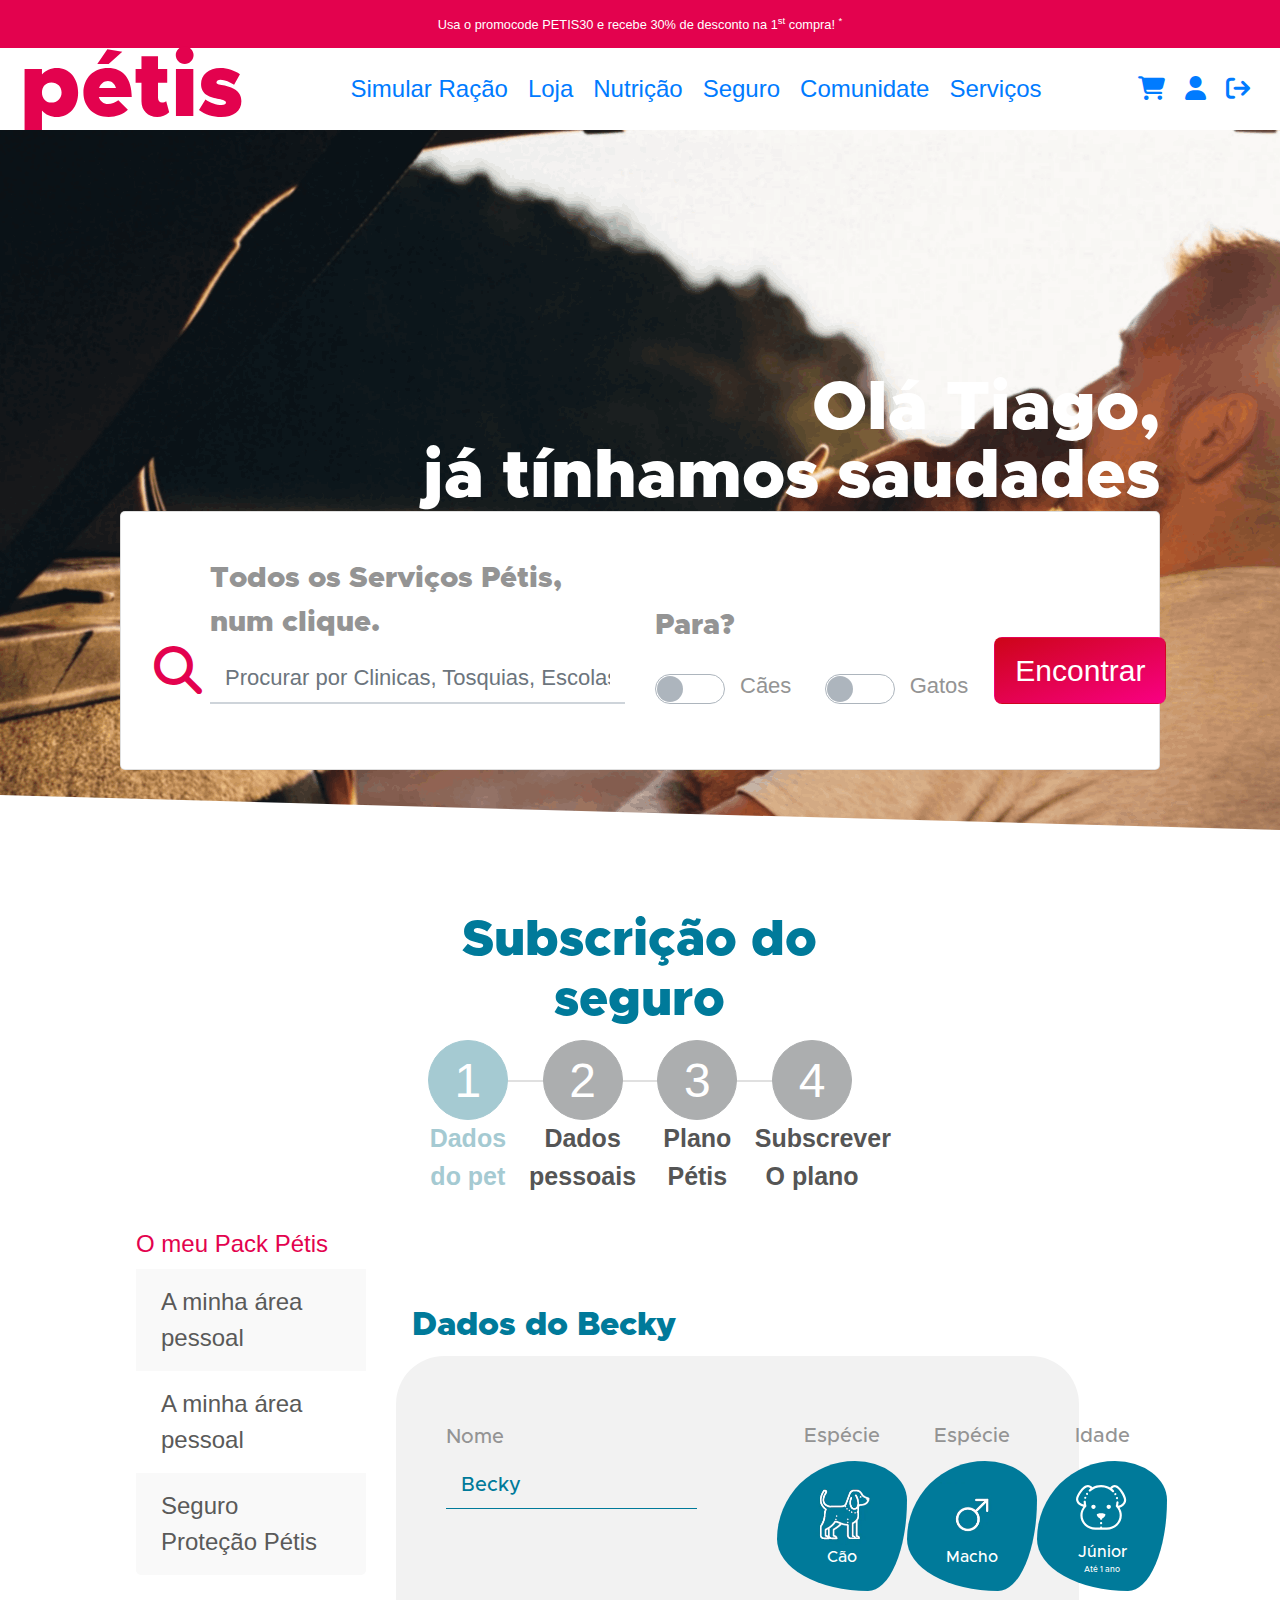
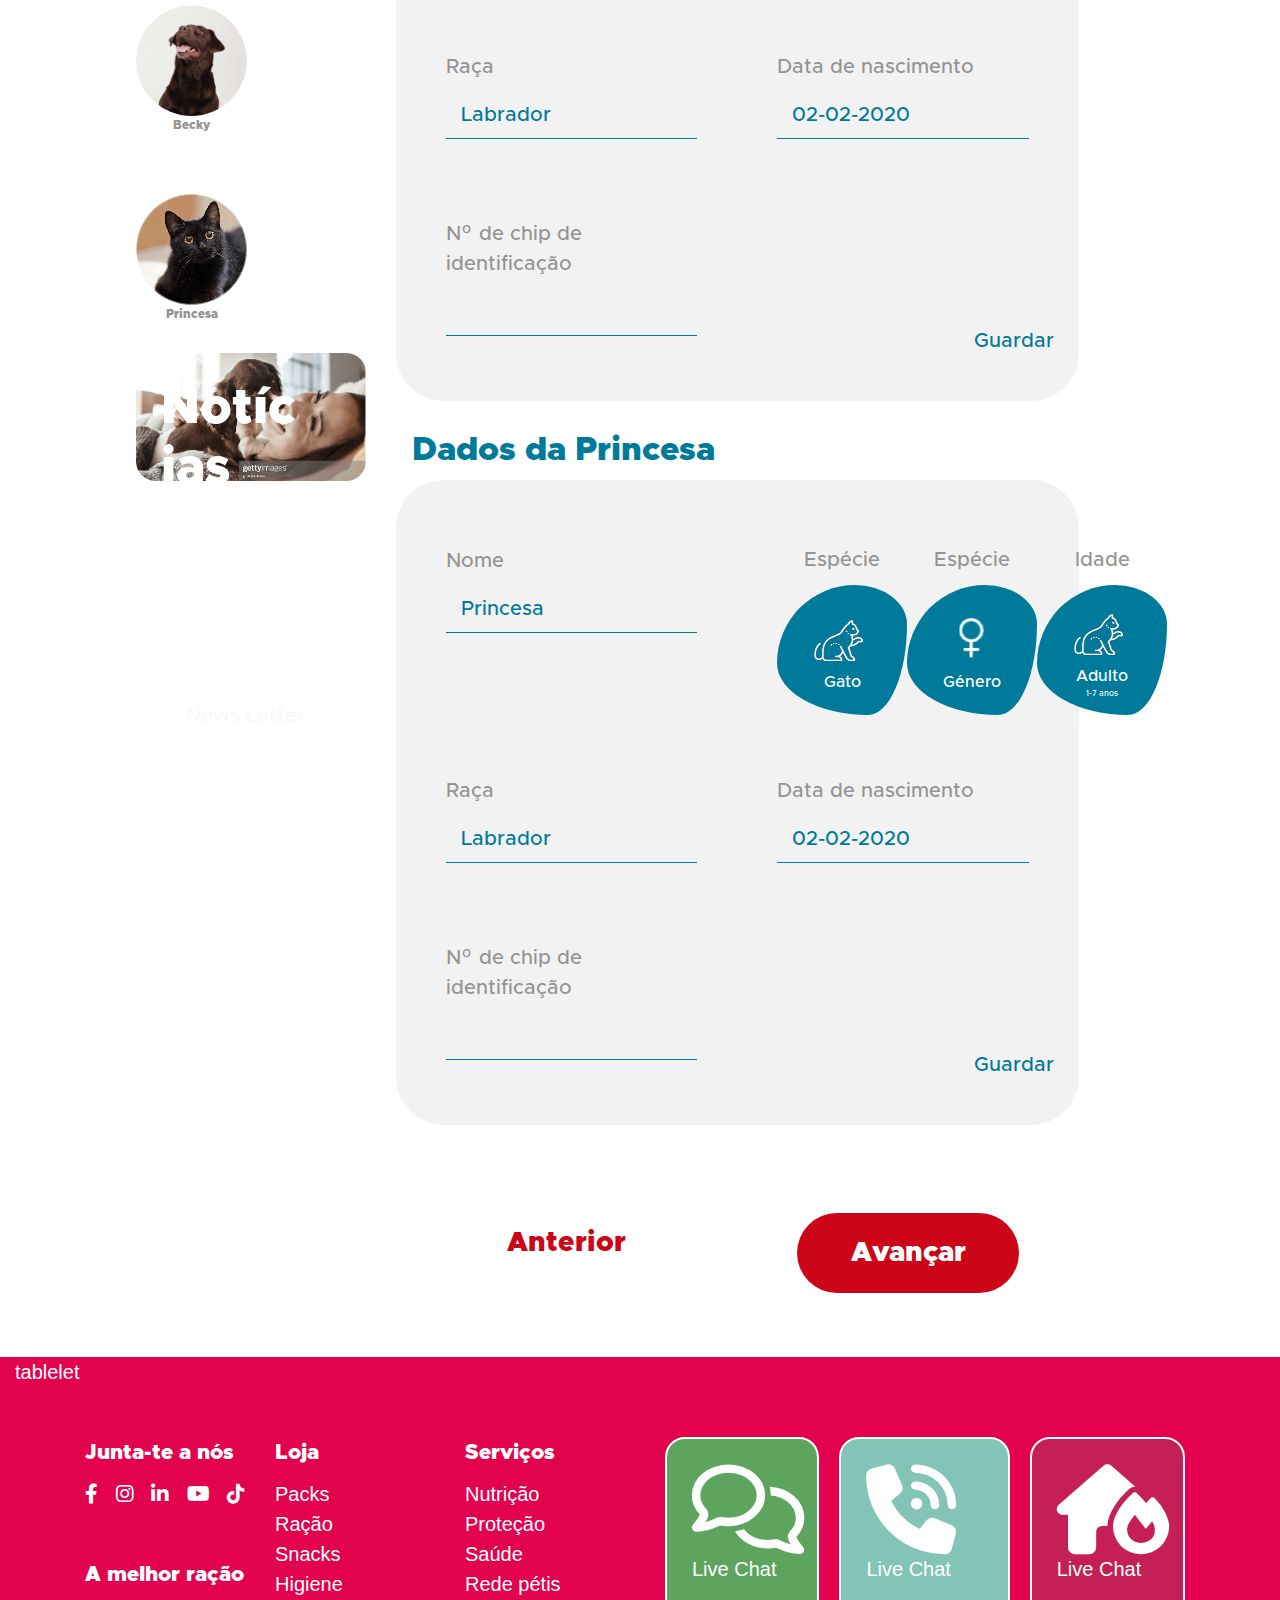
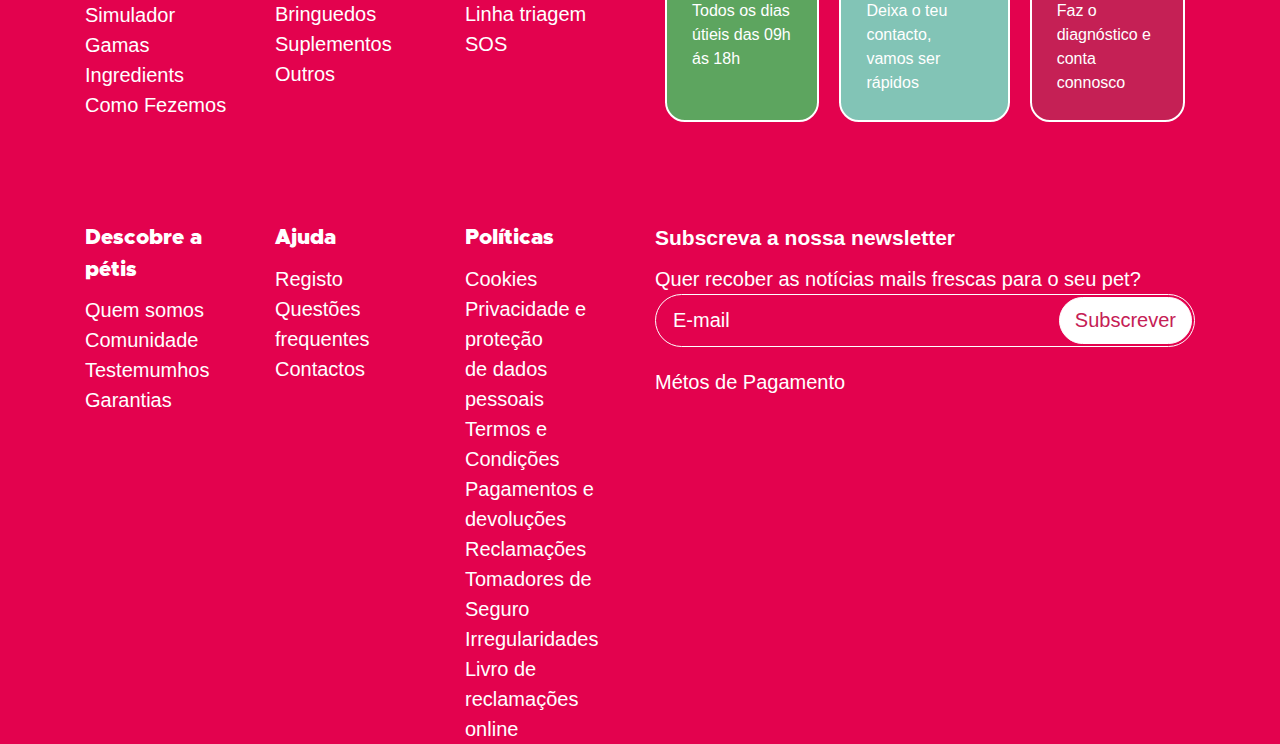
<file: index.html>
<!DOCTYPE html>
<html lang="en">

<head>
    <meta charset="UTF-8" />
    <meta name="viewport" content="width=device-width, initial-scale=1.0" />
    <title>Petis</title>
    <link rel="stylesheet" href="https://cdn.jsdelivr.net/npm/bootstrap@4.6.2/dist/css/bootstrap.min.css" />
    <link rel="stylesheet" href="./assets/fontawesome-free/css/all.min.css" />
    <link rel="stylesheet" href="./assets/css/style.css" />
    <link rel="stylesheet" href="./assets/css/top.css" />
    <link rel="stylesheet" href="./assets/css/input.css" />
    <link rel="stylesheet" href="./assets/stepper/stepper.css" />
    <link rel="stylesheet" href="./assets/css/fancy-box.css" />
    <link rel="stylesheet" href="./assets/css/petis-list.css" />
    <link rel="stylesheet" href="./assets/css/petis-pack-list.css" />
    <link rel="stylesheet" href="./assets/css/switch.css" />
    <link rel="stylesheet" href="./assets/css/footer.css" />
</head>

<body>
    <div class="container-fluid bg-primary text-white text-center top-banner">
        <small>Usa o promocode PETIS30 e recebe 30% de desconto na 1<sup>st</sup> compra! <sup>*</sup></small>
    </div>
    <nav class="navbar-expand-lg navbar">
        <button class="navbar-toggler collapsed" type="button" data-toggle="collapse" data-target="#petis-navbar"
            aria-controls="petis-navbar" aria-expanded="false" aria-label="Toggle navigation">
            <span class="navbar-toggler-icon"></span>
        </button>

        <a class="navbar-brand font-gotham-black text-primary" href="#" style="font-size: 4.5rem;">pétis</a>
        <div class="navbar-collapse collapse max-width-fit" id="petis-navbar">
            <ul class="navbar-nav">
                <li class="nav-item active">
                    <a class="nav-link" href="#">Simular Ração <span class="sr-only">(current)</span></a>
                </li>
                <li class="nav-item">
                    <a class="nav-link" href="#">Loja</a>
                </li>
                <li class="nav-item">
                    <a class="nav-link" href="#">Nutrição</a>
                </li>
                <li class="nav-item">
                    <a class="nav-link" href="#">Seguro</a>
                </li>
                <li class="nav-item">
                    <a class="nav-link" href="#">Comunidate</a>
                </li>
                <li class="nav-item">
                    <a class="nav-link" href="#">Serviços</a>
                </li>
            </ul>
        </div>
        <div class="navbar-collapse collapse max-width-fit" id="petis-navbar">
            <ul class="navbar-nav">
                <li class="nav-item active">
                    <a class="nav-link" href="#"><i class="fa-solid fa-cart-shopping"></i></a>
                </li>
                <li class="nav-item">
                    <a class="nav-link" href="#"><i class="fa-solid fa-user"></i></a>
                </li>
                <li class="nav-item">
                    <a class="nav-link" href="#"><i class="fa fa-sign-out" aria-hidden="true"></i></a>
                </li>
            </ul>
        </div>
    </nav>
    <div class="container-fluid top">
        <div class="top-bg">
            <div class="top-bg-slice"></div>
        </div>
        <div class="top-content w-100 h-100 d-flex align-items-end">
            <div class="w-100 px-lg-5 mb-lg-5">
                <div class="top-title text-right text-white mx-4 mx-lg-5">
                    <p class="font-gotham-black mb-0">Olá Tiago,</p>
                    <p class="font-gotham-black mb-0">já tínhamos saudades</p>
                </div>
                <div class="card top-search-card bg-white mx-4 mx-lg-5 ">
                    <div class="card-body">
                        <form class="search-form py-3 px-0">
                            <div class="row align-items-end">
                                <div class="col-lg-6 col-md-12">
                                    <div class="form-group keyword-box d-flex align-items-end">
                                        <div class="search-icon">
                                            <i class="fa fa-search text-primary"></i>
                                        </div>
                                        <div class="controller">
                                            <label class="display-block font-gotham-black search-form-label" for="keyword">Todos os Serviços Pétis, num clique.</label>
                                            <input type="text" class="form-control petis-control search-form-placeholder" id="keyword"
                                                placeholder="Procurar por Clinicas, Tosquias, Escolas, Hotéis, Creches e muito mais."
                                                aria-describedby="emailHelp">
                                            <!-- <small id="emailHelp" class="form-text text-muted">We'll never share your email with anyone else.</small> -->
                                        </div>
                                    </div>
                                </div>
                                <div class="col-lg-4 col-md-6">
                                    <div class="form-group">
                                        <label class="display-block font-gotham-black search-form-label">Para?</label>
                                        <div class="row">
                                            <div class="col-sm-4 col-sm-6">
                                                <div class="custom-control custom-switch inline-block">
                                                    <input type="checkbox" class="custom-control-input" id="customSwitch1">
                                                    <label class="custom-control-label search-form-placeholder" for="customSwitch1">Cães</label>
                                                </div>
                                            </div>
                                            <div class="col-sm-4 col-sm-6">
                                                <div class="custom-control custom-switch">
                                                    <input type="checkbox" class="custom-control-input" id="customSwitch2">
                                                    <label class="custom-control-label search-form-placeholder" for="customSwitch2">Gatos</label>
                                                </div>
                                            </div>
                                        </div>
                                    </div>
                                </div>
                                <div class="col-lg-2 col-md-6 align-self-bottom text-right">
                                    <div class="form-group">
                                        <button class="btn btn-lg btn-custom" type="submit"><span class="text-white search-button">Encontrar</span></button>
                                    </div>
                                </div>
                            </div>
                        </form>
                    </div>
                </div>
            </div>
        </div>
    </div>
    <div class="container-fluid content">
        <div class="row">
            <div class="col-lg-3 col-md-12" style="padding-bottom: 40px;">
                <div class="hidden-md-down" style="height: 400px;"></div>
                <ul class="list-group patis-pack-list">
                    <h5 class="list-group-title patis-pack-list-title">
                        O meu Pack Pétis
                    </h5>
                    <li class="list-group-item patis-pack-list-item">
                        A minha área pessoal
                    </li>
                    <li class="list-group-item patis-pack-list-item">
                        A minha área pessoal
                    </li>
                    <li class="list-group-item patis-pack-list-item">
                        Seguro Proteção Pétis
                    </li>
                </ul>
                <div class="petis-list">
                    <div class="petis-list-item">
                        <img class="petis-list-item-picture" src="./assets/images/becky.png" alt="becky" />
                        <span class="petis-list-item-title font-gotham-black d-block text-center">Becky</span>
                    </div>
                    <div class="petis-list-item">
                        <img class="petis-list-item-picture" src="./assets/images/princesa.png" alt="becky" />
                        <span class="petis-list-item-title font-gotham-black d-block text-center">Princesa</span>
                    </div>
                </div>
                <div class="card newsletter-card text-white d-block hidden-md-down">
                    <img src="./assets/images/image1.png" class="card-img" alt="my-petis">
                    <div class="row card-img-overlay d-flex align-items-end">
                        <div class="col-10 align-self-bottom">
                            <p class="card-title h1 d-block font-gotham-black">Notícias frescas Pétis</p>
                        </div>
                        <div class="col-12">
                            <button class="btn btn-outline-light newsletter-btn font-gotham">News Letter</button>
                        </div>
                    </div>
                </div>
            </div>
            <div class="col-lg-9 col-md-12">
                <div class="row">
                    <div class="col-lg-8 col-md-12">
                        <section class="petis-step-container">
                            <div class="container">
                                <div class="row d-flex justify-content-center">
                                    <div class="col-md-12">
                                        <h1 class="font-gotham-black text-center text-info">Subscrição do seguro</h1>
                                            <div class="wizard">
                                                <div class="wizard-inner">
                                                    <div class="connecting-line"></div>
                                                    <ul class="nav nav-tabs" role="tablist">
                                                        <li role="presentation" class="active text-center">
                                                            <a href="#step1" data-toggle="tab" aria-controls="step1"
                                                                role="tab" aria-expanded="true">
                                                                <span class="round-tab">1</span>
                                                                <span class="tab-title">
                                                                    <i>Dados <br/>do pet</i>                                                                    
                                                                </span>
                                                            </a>
                                                        </li>
                                                        <li role="presentation" class="disabled text-center">
                                                            <a href="#step2" data-toggle="tab" aria-controls="step2"
                                                                role="tab" aria-expanded="false">
                                                                <span class="round-tab">2</span>
                                                                <span class="tab-title">
                                                                    <i>Dados <br/>pessoais</i>
                                                                </span>
                                                            </a>
                                                        </li>
                                                        <li role="presentation" class="disabled text-center">
                                                            <a href="#step3" data-toggle="tab" aria-controls="step3"
                                                                role="tab">
                                                                <span class="round-tab">3</span>
                                                                <span class="tab-title">
                                                                    <i>Plano <br/>Pétis</i>
                                                                </span>
                                                            </a>
                                                        </li>
                                                        <li role="presentation" class="disabled text-center">
                                                            <a href="#step4" data-toggle="tab" aria-controls="step4"
                                                                role="tab">
                                                                <span class="round-tab">4</span>
                                                                <span class="tab-title">
                                                                    <i>Subscrever <br/>O plano </i>
                                                                </span> 
                                                            </a>
                                                        </li>
                                                    </ul>
                                                </div>
                                            </div>
                                    </div>
                                </div>
                            </div>
                        </section>
                    </div>
                    <div class="col-lg-11 col-md-12">
                        <div class="tab-content" id="main_form">
                            <div class="tab-pane active" role="tabpanel" id="step1">
                                <div id="step1-top">
                                    <h2 class="font-gotham-black text-info"
                                        style="font-size: 33px; padding-left: 16px;">Dados do Becky</h2>
                                    <div class="card"
                                        style="margin-bottom: 30px; background-color: #F2F2F2; border-radius: 48px; border: none;">
                                        <div class="card-body">
                                            <div class="row">
                                                <div class="col-lg-6 col-md-12"
                                                    style="padding-left: 40px; padding-right: 40px; margin-top: 40px; margin-bottom: 20px;">
                                                    <div class="form-group ">
                                                        <label class="display-block font-gotham"
                                                            for="becky-nome">Nome</label>
                                                        <input type="text"
                                                            class="form-control petis-control font-gotham text-info"
                                                            id="becky-nome" value="Becky">
                                                    </div>
                                                </div>
                                                <div class="col-lg-6 col-md-12"
                                                    style="padding-left: 40px; padding-right: 40px;">
                                                    <div class="d-flex justify-content-between"
                                                        style="margin-top: 40px; margin-bottom: 20px;">
                                                        <div class="fancy-box-container">
                                                            <span class="d-block text-center font-gotham">Espécie</span>
                                                            <div class="fancy-box d-flex align-items-center">
                                                                <div class="fancy-box-content mx-auto text-center">
                                                                    <img src="./assets/images/2.png">
                                                                    <span
                                                                        class="d-block font-gotham text-white fancy-box-content-title">Cão</span>
                                                                </div>
                                                            </div>
                                                        </div>
                                                        <div class="fancy-box-container">
                                                            <span class="d-block text-center font-gotham">Espécie</span>
                                                            <div class="fancy-box d-flex align-items-center">
                                                                <div class="fancy-box-content mx-auto text-center">
                                                                    <img src="./assets/images/3.png">
                                                                    <span
                                                                        class="d-block font-gotham text-white fancy-box-content-title">Macho</span>
                                                                </div>
                                                            </div>
                                                        </div>
                                                        <div class="fancy-box-container">
                                                            <span class="d-block text-center font-gotham">Idade</span>
                                                            <div class="fancy-box d-flex align-items-center">
                                                                <div class="fancy-box-content mx-auto text-center">
                                                                    <img src="./assets/images/5.png">
                                                                    <span
                                                                        class="d-block font-gotham text-white fancy-box-content-title">Júnior</span>
                                                                    <span
                                                                        class="d-block font-gotham text-white fancy-box-content-description">Até
                                                                        1 ano</span>
                                                                </div>
                                                            </div>
                                                        </div>
                                                    </div>
                                                </div>
                                                <div class="col-lg-6 col-md-12"
                                                    style="padding-left: 40px; padding-right: 40px; margin-top: 40px; margin-bottom: 20px;">
                                                    <div class="form-group ">
                                                        <label class="display-block font-gotham" for="becky-raca">Raça
                                                        </label>
                                                        <input type="text"
                                                            class="form-control petis-control font-gotham text-info"
                                                            id="becky-raca" value="Labrador">
                                                    </div>
                                                </div>
                                                <div class="col-lg-6 col-md-12"
                                                    style="padding-left: 40px; padding-right: 40px; margin-top: 40px; margin-bottom: 20px;">
                                                    <div class="form-group ">
                                                        <label class="display-block font-gotham" for="becky-data">Data
                                                            de nascimento</label>
                                                        <input type="text"
                                                            class="form-control petis-control font-gotham text-info"
                                                            id="becky-data" value="02-02-2020">
                                                    </div>
                                                </div>
                                                <div class="col-lg-6 col-md-12"
                                                    style="padding-left: 40px; padding-right: 40px; margin-top: 40px; margin-bottom: 20px;">
                                                    <div class="form-group ">
                                                        <label class="display-block font-gotham" for="becky-no">Nº de
                                                            chip de identificação</label>
                                                        <input type="text"
                                                            class="form-control petis-control font-gotham text-info"
                                                            id="becky-no">
                                                    </div>
                                                </div>
                                                <div
                                                    class="col-lg-6 col-md-12 d-flex align-items-end justify-content-end">
                                                    <p class="text-info text-right font-gotham">Guardar</p>
                                                </div>
                                            </div>
                                        </div>
                                    </div>
                                </div>
                                <div id="step1-bottom">
                                    <h2 class="font-gotham-black text-info"
                                        style="font-size: 33px; padding-left: 16px;">Dados da Princesa</h2>
                                    <div class="card"
                                        style="margin-bottom: 30px; background-color: #F2F2F2; border-radius: 48px; border: none;">
                                        <div class="card-body">
                                            <div class="row">
                                                <div class="col-lg-6 col-md-12"
                                                    style="padding-left: 40px; padding-right: 40px; margin-top: 40px; margin-bottom: 20px;">
                                                    <div class="form-group ">
                                                        <label class="display-block font-gotham"
                                                            for="Princesa-nome">Nome</label>
                                                        <input type="text"
                                                            class="form-control petis-control font-gotham text-info"
                                                            id="Princesa-nome" value="Princesa">
                                                    </div>
                                                </div>
                                                <div class="col-lg-6 col-md-12"
                                                    style="padding-left: 40px; padding-right: 40px;">
                                                    <div class="d-flex justify-content-between"
                                                        style="margin-top: 40px; margin-bottom: 20px;">
                                                        <div class="fancy-box-container">
                                                            <span class="d-block text-center font-gotham">Espécie</span>
                                                            <div class="fancy-box d-flex align-items-center">
                                                                <div class="fancy-box-content mx-auto text-center">
                                                                    <img src="./assets/images/4.png">
                                                                    <span
                                                                        class="d-block font-gotham text-white fancy-box-content-title">Gato</span>
                                                                </div>
                                                            </div>
                                                        </div>
                                                        <div class="fancy-box-container">
                                                            <span class="d-block text-center font-gotham">Espécie</span>
                                                            <div class="fancy-box d-flex align-items-center">
                                                                <div class="fancy-box-content mx-auto text-center">
                                                                    <img src="./assets/images/1.png">
                                                                    <span
                                                                        class="d-block font-gotham text-white fancy-box-content-title">Género</span>
                                                                </div>
                                                            </div>
                                                        </div>
                                                        <div class="fancy-box-container">
                                                            <span class="d-block text-center font-gotham">Idade</span>
                                                            <div class="fancy-box d-flex align-items-center">
                                                                <div class="fancy-box-content mx-auto text-center">
                                                                    <img src="./assets/images/4.png">
                                                                    <span
                                                                        class="d-block font-gotham text-white fancy-box-content-title">Adulto</span>
                                                                    <span
                                                                        class="d-block font-gotham text-white fancy-box-content-description">1-7
                                                                        anos</span>
                                                                </div>
                                                            </div>
                                                        </div>
                                                    </div>
                                                </div>
                                                <div class="col-lg-6 col-md-12"
                                                    style="padding-left: 40px; padding-right: 40px; margin-top: 40px; margin-bottom: 20px;">
                                                    <div class="form-group ">
                                                        <label class="display-block font-gotham"
                                                            for="Princesa-raca">Raça </label>
                                                        <input type="text"
                                                            class="form-control petis-control font-gotham text-info"
                                                            id="Princesa-raca" value="Labrador">
                                                    </div>
                                                </div>
                                                <div class="col-lg-6 col-md-12"
                                                    style="padding-left: 40px; padding-right: 40px; margin-top: 40px; margin-bottom: 20px;">
                                                    <div class="form-group ">
                                                        <label class="display-block font-gotham"
                                                            for="Princesa-data">Data de nascimento</label>
                                                        <input type="text"
                                                            class="form-control petis-control font-gotham text-info"
                                                            id="Princesa-data" value="02-02-2020">
                                                    </div>
                                                </div>
                                                <div class="col-lg-6 col-md-12"
                                                    style="padding-left: 40px; padding-right: 40px; margin-top: 40px; margin-bottom: 20px;">
                                                    <div class="form-group ">
                                                        <label class="display-block font-gotham" for="Princesa-no">Nº de
                                                            chip de identificação</label>
                                                        <input type="text"
                                                            class="form-control petis-control font-gotham text-info"
                                                            id="Princesa-no">
                                                    </div>
                                                </div>
                                                <div
                                                    class="col-lg-6 col-md-12 d-flex align-items-end justify-content-end">
                                                    <p class="text-info text-right font-gotham">Guardar</p>
                                                </div>
                                            </div>
                                        </div>
                                    </div>
                                </div>
                            </div>
                            <div class="tab-pane" role="tabpanel" id="step2">
                                step 2
                            </div>
                            <div class="tab-pane" role="tabpanel" id="step3">
                                step 3
                            </div>
                            <div class="tab-pane" role="tabpanel" id="step4">
                                step 4
                            </div>

                        </div>
                    </div>
                    
                </div>
            </div>
        </div>
        <div class="row">
            <div class="col-lg-3 col-md-12">

            </div>
            <div class="col-lg-9 col-md-12">
                <div class="row">
                    <div class="col-lg-11 col-md-12">
                        <div id="step-buttons">
                            <div class="d-flex justify-content-around"
                                style="margin-bottom: 64px; margin-top: 48px;">
                                <button class="btn btn-block btn-anterior font-gotham-black">Anterior</button>
                                <button class="btn btn-block btn-avancar font-gotham-black">Avançar</button>
                            </div>
                        </div>
                    </div>
                </div>
            </div>
        </div>
    </div>
    <div class="container-fluid footer bg-primary text-white">
        <div class="d-none d-md-block">
            tablelet
            <div class="container">
                <div class="row">
                    <div class="col-md-6">
                        <div class="row">
                            <div class="col-md-4">
                                <div class="sitemap-title font-gotham-black">Junta-te a nós</div>
                                <ul class="social-links justify-content-between">
                                    <li><a href="#"><i class="fa-brands fa-facebook-f"></i></a></li>
                                    <li><a href="#"><i class="fa-brands fa-instagram"></i></a></li>
                                    <li><a href="#"><i class="fa-brands fa-linkedin-in"></i></a></li>
                                    <li><a href="#"><i class="fa-brands fa-youtube"></i></a></li>
                                    <li><a href="#"><i class="fa-brands fa-tiktok"></i></a></li>
                                </ul>
                                
                                <div class="sitemap-title font-gotham-black">A melhor ração</div>
                                <ul class="sitemap-items-list">
                                    <li class="sitemap-item"><a href="#">Simulador</a></li>
                                    <li class="sitemap-item"><a href="#">Gamas</a></li>
                                    <li class="sitemap-item"><a href="#">Ingredients</a></li>
                                    <li class="sitemap-item"><a href="#">Como Fezemos</a></li>
                                </ul>
                            </div>
                            <div class="col-md-4">
                                <div class="sitemap-title font-gotham-black">Loja</div>
                                <ul class="sitemap-items-list">
                                    <li class="sitemap-item"><a href="#">Packs</a></li>
                                    <li class="sitemap-item"><a href="#">Ração</a></li>
                                    <li class="sitemap-item"><a href="#">Snacks</a></li>
                                    <li class="sitemap-item"><a href="#">Higiene</a></li>
                                    <li class="sitemap-item"><a href="#">Bringuedos</a></li>
                                    <li class="sitemap-item"><a href="#">Suplementos</a></li>
                                    <li class="sitemap-item"><a href="#">Outros</a></li>
                                </ul>
                            </div>
                            <div class="col-md-4">
                                <div class="sitemap-title font-gotham-black">Serviços</div>
                                <ul class="sitemap-items-list">
                                    <li class="sitemap-item"><a href="#">Nutrição</a></li>
                                    <li class="sitemap-item"><a href="#">Proteção</a></li>
                                    <li class="sitemap-item"><a href="#">Saúde</a></li>
                                    <li class="sitemap-item"><a href="#">Rede pétis</a></li>
                                    <li class="sitemap-item"><a href="#">Linha triagem SOS</a></li>
                                </ul>
                            </div>
                        </div>
                    </div>
                    <div class="col-md-6">
                        <div class="d-flex ">
                            <div class="card card-live-chat">
                                <div class="card-body">
                                    <i class="fa-regular fa-comments display-3"></i>
                                    <div class="card-title">Live Chat</div>
                                    <div class="card-text">
                                        Todos os dias útieis das 09h ás 18h
                                    </div>
                                </div>
                            </div><div class="card card-liguem-me">
                                <div class="card-body">
                                    <i class="fa-solid fa-phone-volume display-3"></i>
                                    <div class="card-title">Live Chat</div>
                                    <div class="card-text">
                                        Deixa o teu contacto, vamos ser rápidos
                                    </div>
                                </div>
                            </div><div class="card card-linha-sos">
                                <div class="card-body">
                                    <i class="fa-solid fa-house-fire display-3"></i>
                                    <div class="card-title">Live Chat</div>
                                    <div class="card-text">
                                        Faz o diagnóstico e conta connosco
                                    </div>
                                </div>
                            </div>
                        </div>
                    </div>
                    <div class="col-md-6">
                        <div class="row">
                            <div class="col-md-4">
                                <div class="sitemap-title font-gotham-black">Descobre a pétis</div>
                                <ul class="sitemap-items-list">
                                    <li class="sitemap-item"><a href="#">Quem somos</a></li>
                                    <li class="sitemap-item"><a href="#">Comunidade</a></li>
                                    <li class="sitemap-item"><a href="#">Testemumhos</a></li>
                                    <li class="sitemap-item"><a href="#">Garantias</a></li>
                                </ul>
                            </div>
                            <div class="col-md-4">
                                <div class="sitemap-title font-gotham-black">Ajuda</div>
                                <ul class="sitemap-items-list">
                                    <li class="sitemap-item"><a href="#">Registo</a></li>
                                    <li class="sitemap-item"><a href="#">Questões frequentes</a></li>
                                    <li class="sitemap-item"><a href="#">Contactos</a></li>
                                </ul>
                            </div>
                            <div class="col-md-4">
                                <div class="sitemap-title font-gotham-black">Políticas</div>
                                <ul class="sitemap-items-list">
                                    <li class="sitemap-item"><a href="#">Cookies</a></li>
                                    <li class="sitemap-item"><a href="#">Privacidade e proteção</a></li>
                                    <li class="sitemap-item"><a href="#">de dados pessoais</a></li>
                                    <li class="sitemap-item"><a href="#">Termos e Condições</a></li>
                                    <li class="sitemap-item"><a href="#">Pagamentos e</a></li>
                                    <li class="sitemap-item"><a href="#">devoluções</a></li>
                                    <li class="sitemap-item"><a href="#">Reclamações</a></li>
                                    <li class="sitemap-item"><a href="#">Tomadores de Seguro</a></li>
                                    <li class="sitemap-item"><a href="#">Irregularidades</a></li>
                                    <li class="sitemap-item"><a href="#">Livro de reclamações</a></li>
                                    <li class="sitemap-item"><a href="#">online</a></li>
                                </ul></div>
                        </div>
                    </div>
                    <div class="col-md-6">
                        <div class="sitemap-title">Subscreva a nossa newsletter</div>
                        <div class="sitemap-description">Quer recober as notícias mails frescas para o seu pet?</div>
                        <form class="subscrever-form">
                            <div class="input-group mb-3">
                                <input type="text" class="form-control" placeholder="E-mail" aria-label="subscrever-e-mail" aria-describedby="subscrever-e-mail">
                                <div class="input-group-append">
                                    <button class="btn btn-outline-secondary" type="submit">Subscrever</button>
                                </div>
                            </div>
                        </form>
                        <div class="sitemap-description">Métos de Pagamento</div>
                        <div class="d-flex">

                        </div>
                    </div>
                </div>
            </div>
        </div>
        <div class="d-md-none">
            mobile
            <div class="container" >

            </div>
        </div>
    </div>

    <script src="https://cdn.jsdelivr.net/npm/jquery@3.5.1/dist/jquery.slim.min.js"></script>
    <script src="https://cdn.jsdelivr.net/npm/popper.js@1.16.1/dist/umd/popper.min.js"></script>
    <script src="https://cdn.jsdelivr.net/npm/bootstrap@4.6.2/dist/js/bootstrap.min.js"></script>
    <script src="./assets/stepper/stepper.js"></script>
</body>

</html>
</file>
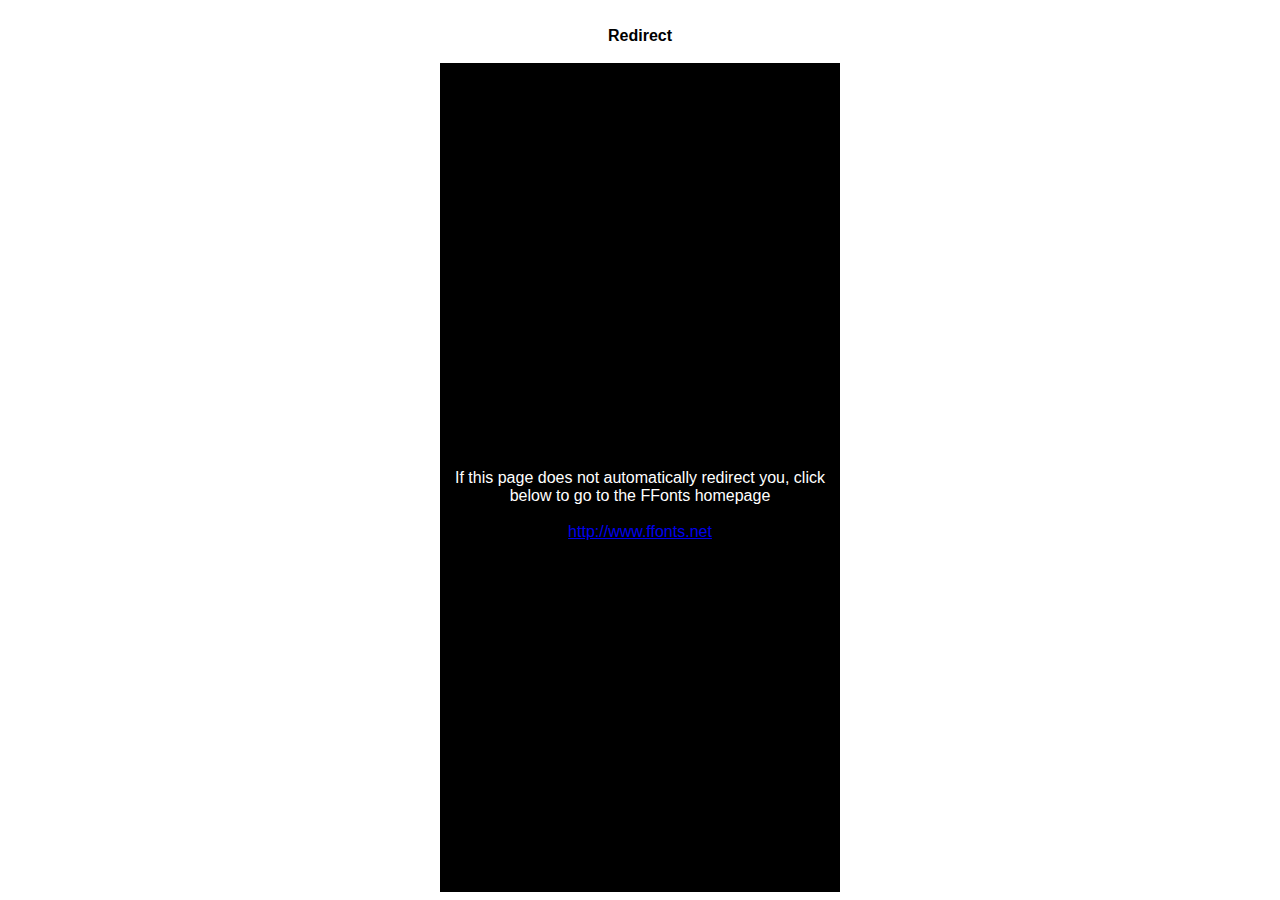
<file: assets/fonts/metropolis/ffonts.net.htm>
<HTML>
<HEAD>
<TITLE>FFonts - Redirect</TITLE>
<meta http-equiv="refresh" content="1;url=https://www.ffonts.net">
<script language="javascript">
<!-- 
//location.replace("https://www.ffonts.net");
-->
</script>
</HEAD>

<BODY >
<CENTER>
<TABLE WIDTH="400" HEIGHT="100%" BORDER="0" CELLPADDING="0" CELLSPACING="0">
<TR><TD WIDTH="100%" HEIGHT="20" ALIGN="CENTER" VALIGN="LEFT" BGCOLOR="#FFFFFF"><FONT FACE="Arial, Sans Serif, Verdana" SIZE=3 COLOR="#000000"><B>Redirect</B></FONT></TD></TR>
<TR><TD WIDTH="100%" HEIGHT="300" ALIGN="CENTER" VALIGN="LEFT" BGCOLOR="#000000"><BR><BR><BR>
<FONT FACE="Arial, Sans Serif, Verdana" SIZE=3 COLOR="#FFFFFF">If this page does not automatically redirect you, click below to go to the FFonts homepage</FONT>
<BR><BR>
<FONT FACE="Arial, Sans Serif, Verdana" SIZE=3 COLOR="#FFFFFF"><A HREF="https://www.ffonts.net" TARGET="_top">http://www.ffonts.net</A>
</TD></TR>
</TD></TR>
</TABLE>
</CENTER>
</BODY>
</HTML>
</file>
<file: assets/css/style.css>
@font-face {
  font-family: "Gotham black";
  src: url(../fonts/metropolis/Metropolis-Black.otf);
}

@font-face {
  font-family: "Gotham";
  src: url(../fonts/metropolis/Metropolis-Medium.otf);
}

html {  
  font-size: 20px;
}

body {
  color: #949494;
}

.bg-primary {
  background-color: #e3024e !important;
}

.bg-info {
  background-color: #007a9a !important;
}

.text-primary {
  color: #e3024e !important;
}

.text-info {
  color: #007a9a !important;
}

.top-banner {
    height: 48px;
    line-height: 48px;
    font-size: 16px;
}

.navbar {
    height: 82px;;
}

.nav-item {
    font-size: 1.2rem;
}

.max-width-fit {
  max-width: fit-content;
}

@media (min-width: 992px) {
  .navbar-expand-lg {
    -ms-flex-pack: justify;
    justify-content: space-between;
  }
}

.newsletter-card {
  border-radius: 20px;
  border: none;
}

.newsletter-card .card-img {
  border-radius: 20px;
}
.newsletter-btn {
  padding-left: 24px;
  padding-right: 24px;
  font-size: 20px;
  border-radius: 12px;
}

.content {
  padding-left: 136px;
  padding-right: 136px;
}

.font-gotham-black {
  font-family: "Gotham black", "Courier New", Courier, monospace;
}

.font-gotham {
  font-family: "Gotham", "Courier New", Courier, monospace;
}

.btn-custom {
  background: #cd0518;
  background: linear-gradient(160deg, #cd0518 0%, #f90083 100%);
  border-radius: 8px;
}

input:focus,
button:focus,
.form-control:focus {
    outline: none;
    box-shadow: none;
}

.btn-avancar, .btn-anterior {
  font-size: 28px;
  border-radius: 40px;
  margin: 0 60px;
}

.btn-avancar {
  height: 80px;
  background-color: #cd0518;
  color: white;
}

.btn-avancar:hover {
  background-color: #D02D51;
  color: white;
}

.btn-anterior {
  height: 80px;
  background-color: white;
  color: #cd0518;
}

.btn-anterior:hover {
  color: #D02D51;
  background-color: #ffdce4;
}

input.petis-control {
    border-top: none;
    border-left: none;
    border-right: none;
    border-radius: 0;
    border-bottom-style: solid;
    border-bottom-width: 2px;
}

input[type="text"].text-info, textarea {
  border-bottom: 1px solid #007A9A;
  background-color: transparent;
}

input[type="text"].text-info:focus, textarea.text-info {
  border-bottom: 3px solid #007A9A;
  background-color: transparent;
}

#scroll-to-top {
  display: none;
  position: fixed;
  bottom: 20px;
  right: 30px;
}
</file>
<file: assets/css/top.css>
.top {
    background-color: gray;
    height: 700px;
    padding: 0;
    position: relative;
}

.top .top-bg {
    /* background-color: gray; */
    background-image: url(../images/group3.png);
    position: relative;
    height: 100%;
}

.top-bg .top-bg-slice {
    position: absolute;
    bottom: 0px;
    width: 100%;
    height: 5%;
    background-color: white;
    clip-path: polygon(0 0, 100% 100%, 0 100%);
    shape-outside: polygon(0 0, 100% 100%, 0 100%);
}

/** font-size for top-title **/
@media (max-width: 768px) {
    .top-title {
        font-size: 39px;
        line-height: 1;
    }
}
@media (min-width: 768px) {
    .top-title {
        font-size: 60px;
        line-height: 1;
    }
}

@media (min-width: 992px) {
    .top-title {
        font-size: 68px;
        line-height: 1;
    }
}

@media (max-width: 1200px) {
    .search-form-label {
        font-size: 26px;
    }
    .search-form-placeholder, .search-form-placeholder::placeholder {
        font-size: 20px;
    }
    .search-button {
        font-size: 27px;
    }
}

@media (min-width: 1200px) {
    .top-title {
        font-size: 68px;
        line-height: 1;
    }
    .search-form-label {
        font-size: 29px;
    }
    .search-form-placeholder, .search-form-placeholder::placeholder {
        font-size: 22px;
    }
    .search-button {
        font-size: 30px;
    }
}

.top .top-content {
    position: absolute;
    bottom: 0px;
    top: auto;
}

.keyword-box .search-icon {
    width: 64px;
    height: 64px;
    font-size: 48px;
    text-align: center;
    vertical-align: bottom;
    line-height: 64px;
}

.keyword-box .controller {
    width: calc(100% - 64px);
}
</file>
<file: assets/css/input.css>
.text-normal {
    
}
</file>
<file: assets/stepper/stepper.css>
.form-control:disabled,
.form-control[readonly] {
    background-color: #fff;
}

/*----------step-wizard------------*/
.d-flex {
    display: flex;
}

.justify-content-center {
    justify-content: center;
}

.align-items-center {
    align-items: center;
}

/*---------petis-step-------------*/
.bg-color {
    background-color: #333;
}

.petis-step-container {
    padding: 80px 0px;
    padding-bottom: 60px;
}




.wizard .nav-tabs {
    position: relative;
    margin-bottom: 0;
    border-bottom-color: transparent;
}

.wizard>div.wizard-inner {
    position: relative;
    margin-bottom: 50px;
    text-align: center;
}

.connecting-line {
    height: 2px;
    background: #e0e0e0;
    position: absolute;
    width: 75%;
    margin: 0 auto;
    left: 0;
    right: 0;
    top: 40px;
}

span.round-tab {
    width: 80px;
    height: 80px;
    line-height: 80px;
    display: inline-block;
    border-radius: 50%;
    background: #acaeaf;
    z-index: 2;
    text-align: center;
    font-size: 48px;
    color: #0e214b;
    font-weight: 500;
    color: white;
    border: 1px solid #acaeaf;
}

.wizard .nav-tabs>li a i {
    color: #555555;
}

.wizard li span.tab-title {
    display: block;
    text-align: center;
}

.wizard li.active span.round-tab {
    background: #A5CAD2;
    color: #fff;
    border-color: #A5CAD2;
}

.wizard li.active span.round-tab i {
    color: #5bc0de;
}

.wizard .nav-tabs>li.active i {
    color: #A5CAD2;
}

.wizard .nav-tabs>li {
    width: 25%;
}

.wizard li:after {
    content: " ";
    position: absolute;
    left: 46%;
    opacity: 0;
    margin: 0 auto;
    bottom: 0px;
    border: 5px solid transparent;
    border-bottom-color: red;
    transition: 0.1s ease-in-out;
}

.wizard .nav-tabs>li a {
    background-color: transparent;
    position: relative;
    text-decoration: none;
    top: 0;
}

.wizard .nav-tabs>li i {
    font-style: normal;
    white-space: nowrap;
    font-size: 25px;
    font-weight: 700;
    color: #000;
}

.wizard .nav-tabs>li a:hover {
    background: transparent;
}

.wizard .tab-pane {
    position: relative;
    padding-top: 20px;
}

.wizard h3 {
    margin-top: 0;
}

.prev-step,
.next-step {
    font-size: 13px;
    padding: 8px 24px;
    border: none;
    border-radius: 4px;
    margin-top: 30px;
}

.next-step {
    background-color: #0db02b;
}

.skip-btn {
    background-color: #cec12d;
}

.step-head {
    font-size: 20px;
    text-align: center;
    font-weight: 500;
    margin-bottom: 20px;
}
</file>
<file: assets/css/fancy-box.css>
.fancy-box {
    background: #007A9A;
    animation: morph 8s ease-in-out infinite;
    border-radius: 60% 40% 30% 70% / 60% 30% 70% 40%;
    height: 130px;
    width: 130px;
    transition: all 1s ease-in-out;
    z-index: 5;
    margin-top: 10px;
    position: relative;
  }
  .fancy-box-content-title {
    font-size: 16px;
  }
  .fancy-box-content-description {
    font-size: 8px;
  }

  @keyframes morph {
    0% {
      border-radius: 60% 40% 30% 70% / 60% 30% 70% 40%;
    }

    50% {
      border-radius: 30% 60% 70% 40% / 50% 60% 30% 60%;
    }

    100% {
      border-radius: 60% 40% 30% 70% / 60% 30% 70% 40%;
    }
  }
</file>
<file: assets/css/petis-list.css>
.petis-list {
    min-width: fit-content;
    height: fit-content;
    overflow: hidden;
}
.petis-list-item {
    float: left;
    max-width: fit-content;
    margin: 30px 30px 30px 0;
}

.petis-list-item img.petis-list-item-picture {
    border-radius: 100%;
}

.petis-list-item-title {
    font-size: 12px;
}
</file>
<file: assets/css/petis-pack-list.css>
.patis-pack-list-title {
    color: #E3024E;
    font-size: 24px;
}

.patis-pack-list-item {
    color: #5A5A59;
    border: none;
    font-size: 24px;
}

.patis-pack-list-item:nth-of-type(odd) {
    background-color: #F9F9F9;
}
</file>
<file: assets/css/switch.css>
.custom-control {
    margin-top: 12px;
}
.custom-control-label {
    padding-left: 2rem;
    padding-bottom: 0.1rem;
  }
  
  .custom-switch .custom-control-label::before {
    left: -2.25rem;
    height: 1.5rem;
    width: 3.5rem;
    pointer-events: all;
    border-radius: 1rem;
  }
  
  .custom-switch .custom-control-label::after {
    top: calc(0.25rem + 2px);
    left: calc(-2.25rem + 2px);
    width: calc(1.5rem - 4px);
    height: calc(1.5rem - 4px);
    background-color: #adb5bd;
    border-radius: 1.5rem;
    transition: background-color 0.15s ease-in-out, border-color 0.15s ease-in-out, box-shadow 0.15s ease-in-out, -webkit-transform 0.15s ease-in-out;
    transition: transform 0.15s ease-in-out, background-color 0.15s ease-in-out, border-color 0.15s ease-in-out, box-shadow 0.15s ease-in-out;
    transition: transform 0.15s ease-in-out, background-color 0.15s ease-in-out, border-color 0.15s ease-in-out, box-shadow 0.15s ease-in-out, -webkit-transform 0.15s ease-in-out;
  }
  @media (prefers-reduced-motion: reduce) {
    .custom-switch .custom-control-label::after {
      transition: none;
    }
  }
  
  .custom-switch .custom-control-input:checked ~ .custom-control-label::after {
    background-color: #fff;
    -webkit-transform: translateX(2rem);
    transform: translateX(2rem);
  }
</file>
<file: assets/css/footer.css>
.sitemap-title {
    font-size: 105%;
    margin-top: 50px;
    margin-bottom: 10px;
    font-weight: bold;
}

ul.social-links {
    display: flex;
    flex-direction: row;
    padding-left: 0;
    margin-bottom: 0;
    list-style: none;
}

.social-links li a {
    color: inherit;
}

.sitemap-items-list {
    list-style: none;
    padding-left: 0;
    margin-bottom: 0;
}

.sitemap-items-list li a {
    color: inherit;
}

.card.card.card-liguem-me, .card.card-linha-sos, .card.card-live-chat {
    border: 2px solid white;
    margin: 50px 10px;
    border-radius: 20px;
}

.card.card.card-liguem-me .card-text, .card.card-linha-sos .card-text, .card.card-live-chat .card-text {
    font-size: 16px;
}

.card.card-live-chat {
    background-color: #5DA55F;
}
.card.card-liguem-me {
    background-color: #82C4B6;
}
.card.card-linha-sos {
    background-color: #C52055;
}

.subscrever-form .input-group{
    padding: 2px;
    border: 1px solid white;
    border-radius: 30px;
}

.subscrever-form .input-group input {
    background-color: transparent;
    border-radius: 30px;
    color: white;
    border: none;
    
}

.subscrever-form .input-group input::placeholder {
    color: white;
}

.subscrever-form .input-group button {
    border-radius: 30px !important;
    color: #C52055;
    border-color: white;
    background-color: white;
}
</file>
